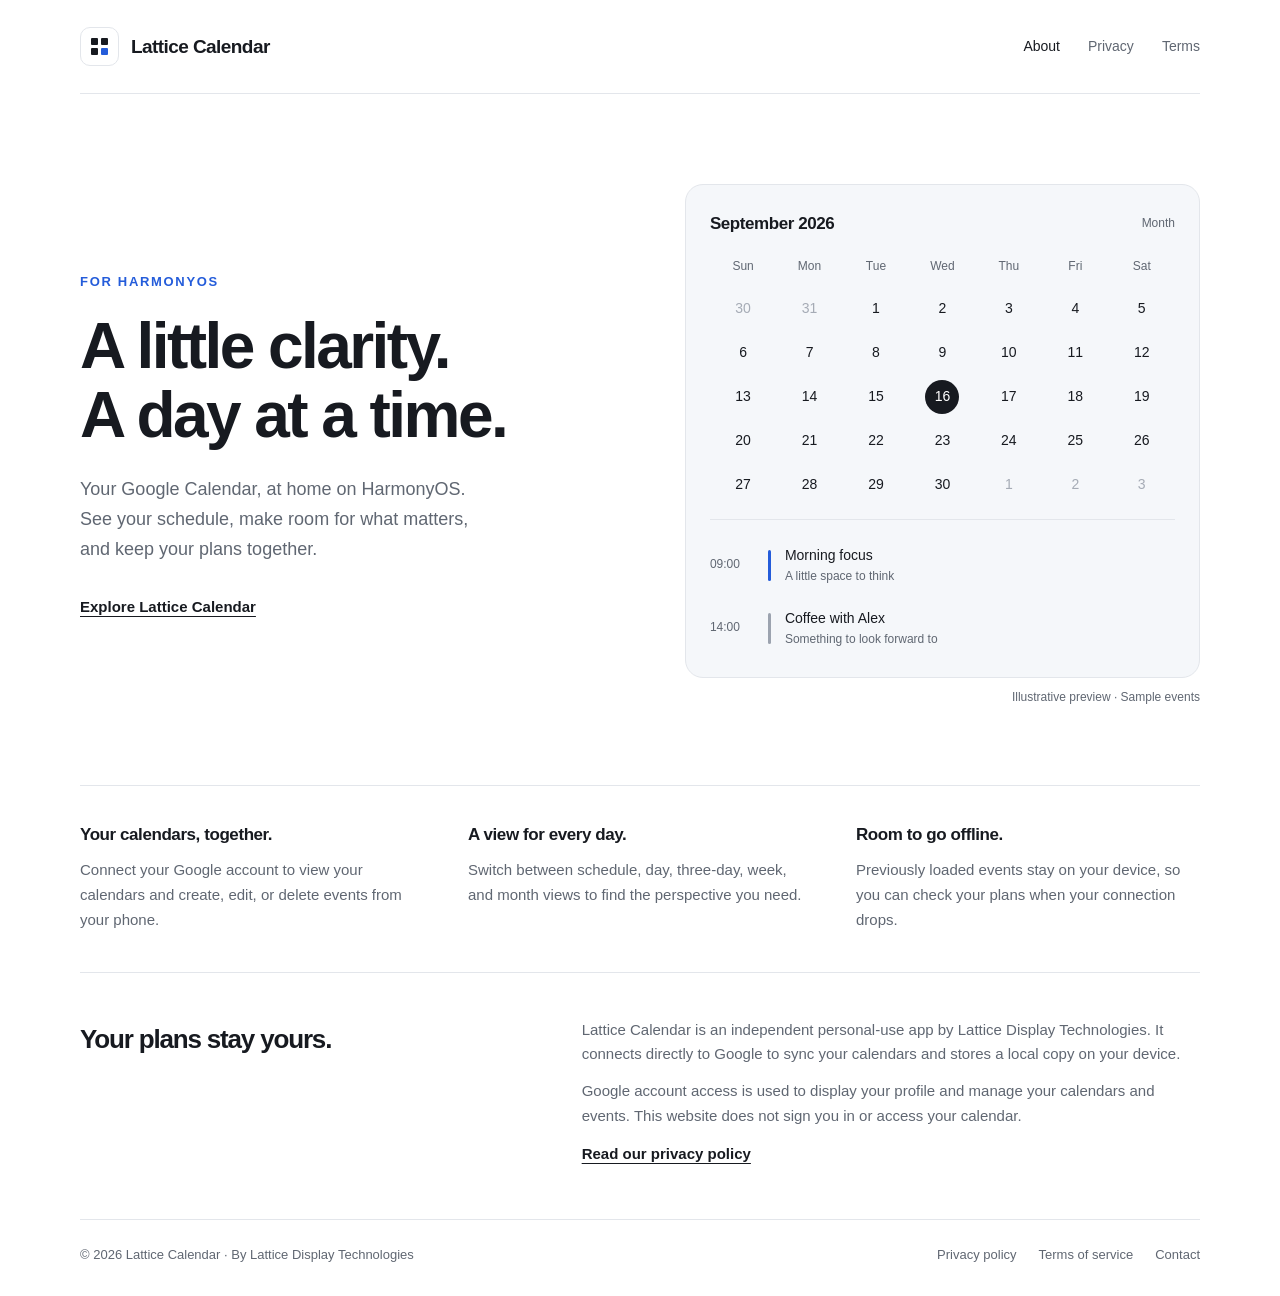
<file: index.html>
<!doctype html>
<html lang="en"><head><meta charset="utf-8"><meta name="viewport" content="width=device-width,initial-scale=1"><title>Lattice Calendar — Google Calendar for HarmonyOS</title><meta name="description" content="An independent HarmonyOS calendar app for viewing and managing your Google Calendar, with multiple views and local event storage."><meta name="theme-color" content="#ffffff"><link rel="icon" type="image/svg+xml" href="data:image/svg+xml,%3Csvg%20xmlns%3D%22http%3A//www.w3.org/2000/svg%22%20viewBox%3D%220%200%2032%2032%22%3E%3Crect%20width%3D%2232%22%20height%3D%2232%22%20rx%3D%227%22%20fill%3D%22%23171a20%22/%3E%3Cpath%20d%3D%22M8%208h6v6H8zm10%200h6v6h-6zM8%2018h6v6H8z%22%20fill%3D%22white%22/%3E%3Cpath%20d%3D%22M18%2018h6v6h-6z%22%20fill%3D%22%237da5ff%22/%3E%3C/svg%3E"><link rel="stylesheet" href="styles.css"></head>
<body><a class="skip" href="#main">Skip to content</a><div class="shell"><header class="header"><a class="brand" href="index.html"><span class="mark" aria-hidden="true"><i></i><i></i><i></i><i></i></span>Lattice Calendar</a><nav aria-label="Main navigation"><a href="index.html" aria-current="page">About</a><a href="privacy.html">Privacy</a><a href="terms.html">Terms</a></nav></header><main id="main"><section class="hero" aria-labelledby="hero-title"><div><p class="eyebrow">For HarmonyOS</p><h1 id="hero-title">A little clarity.<br>A day at a time.</h1><p class="intro">Your Google Calendar, at home on HarmonyOS. See your schedule, make room for what matters, and keep your plans together.</p><a class="text-link" href="#about">Explore Lattice Calendar</a></div><div><div class="calendar" aria-label="Illustrative calendar with sample events"><div class="calendar-title"><strong>September 2026</strong><span>Month</span></div><div class="days" aria-hidden="true"><span>Sun</span><span>Mon</span><span>Tue</span><span>Wed</span><span>Thu</span><span>Fri</span><span>Sat</span></div><div class="dates" aria-hidden="true"><span class="dim">30</span><span class="dim">31</span><span class="">1</span><span class="">2</span><span class="">3</span><span class="">4</span><span class="">5</span><span class="">6</span><span class="">7</span><span class="">8</span><span class="">9</span><span class="">10</span><span class="">11</span><span class="">12</span><span class="">13</span><span class="">14</span><span class="">15</span><span class="today">16</span><span class="">17</span><span class="">18</span><span class="">19</span><span class="">20</span><span class="">21</span><span class="">22</span><span class="">23</span><span class="">24</span><span class="">25</span><span class="">26</span><span class="">27</span><span class="">28</span><span class="">29</span><span class="">30</span><span class="dim">1</span><span class="dim">2</span><span class="dim">3</span></div><div class="agenda"><div class="agenda-row"><time>09:00</time><span class="event-line"></span><div>Morning focus<small>A little space to think</small></div></div><div class="agenda-row"><time>14:00</time><span class="event-line gray"></span><div>Coffee with Alex<small>Something to look forward to</small></div></div></div></div><p class="caption">Illustrative preview · Sample events</p></div></section><section id="about" class="features" aria-label="About the app"><article><h2>Your calendars, together.</h2><p>Connect your Google account to view your calendars and create, edit, or delete events from your phone.</p></article><article><h2>A view for every day.</h2><p>Switch between schedule, day, three-day, week, and month views to find the perspective you need.</p></article><article><h2>Room to go offline.</h2><p>Previously loaded events stay on your device, so you can check your plans when your connection drops.</p></article></section><section class="privacy-note" aria-labelledby="privacy-title"><h2 id="privacy-title">Your plans stay yours.</h2><div><p>Lattice Calendar is an independent personal-use app by Lattice Display Technologies. It connects directly to Google to sync your calendars and stores a local copy on your device.</p><p>Google account access is used to display your profile and manage your calendars and events. This website does not sign you in or access your calendar.</p><a class="text-link" href="privacy.html">Read our privacy policy</a></div></section></main><footer class="footer"><span>© 2026 Lattice Calendar · By Lattice Display Technologies</span><div class="footer-links"><a href="privacy.html">Privacy policy</a><a href="terms.html">Terms of service</a><a href="mailto:latticedisplaytechnologies@gmail.com">Contact</a></div></footer></div></body></html>
</file>
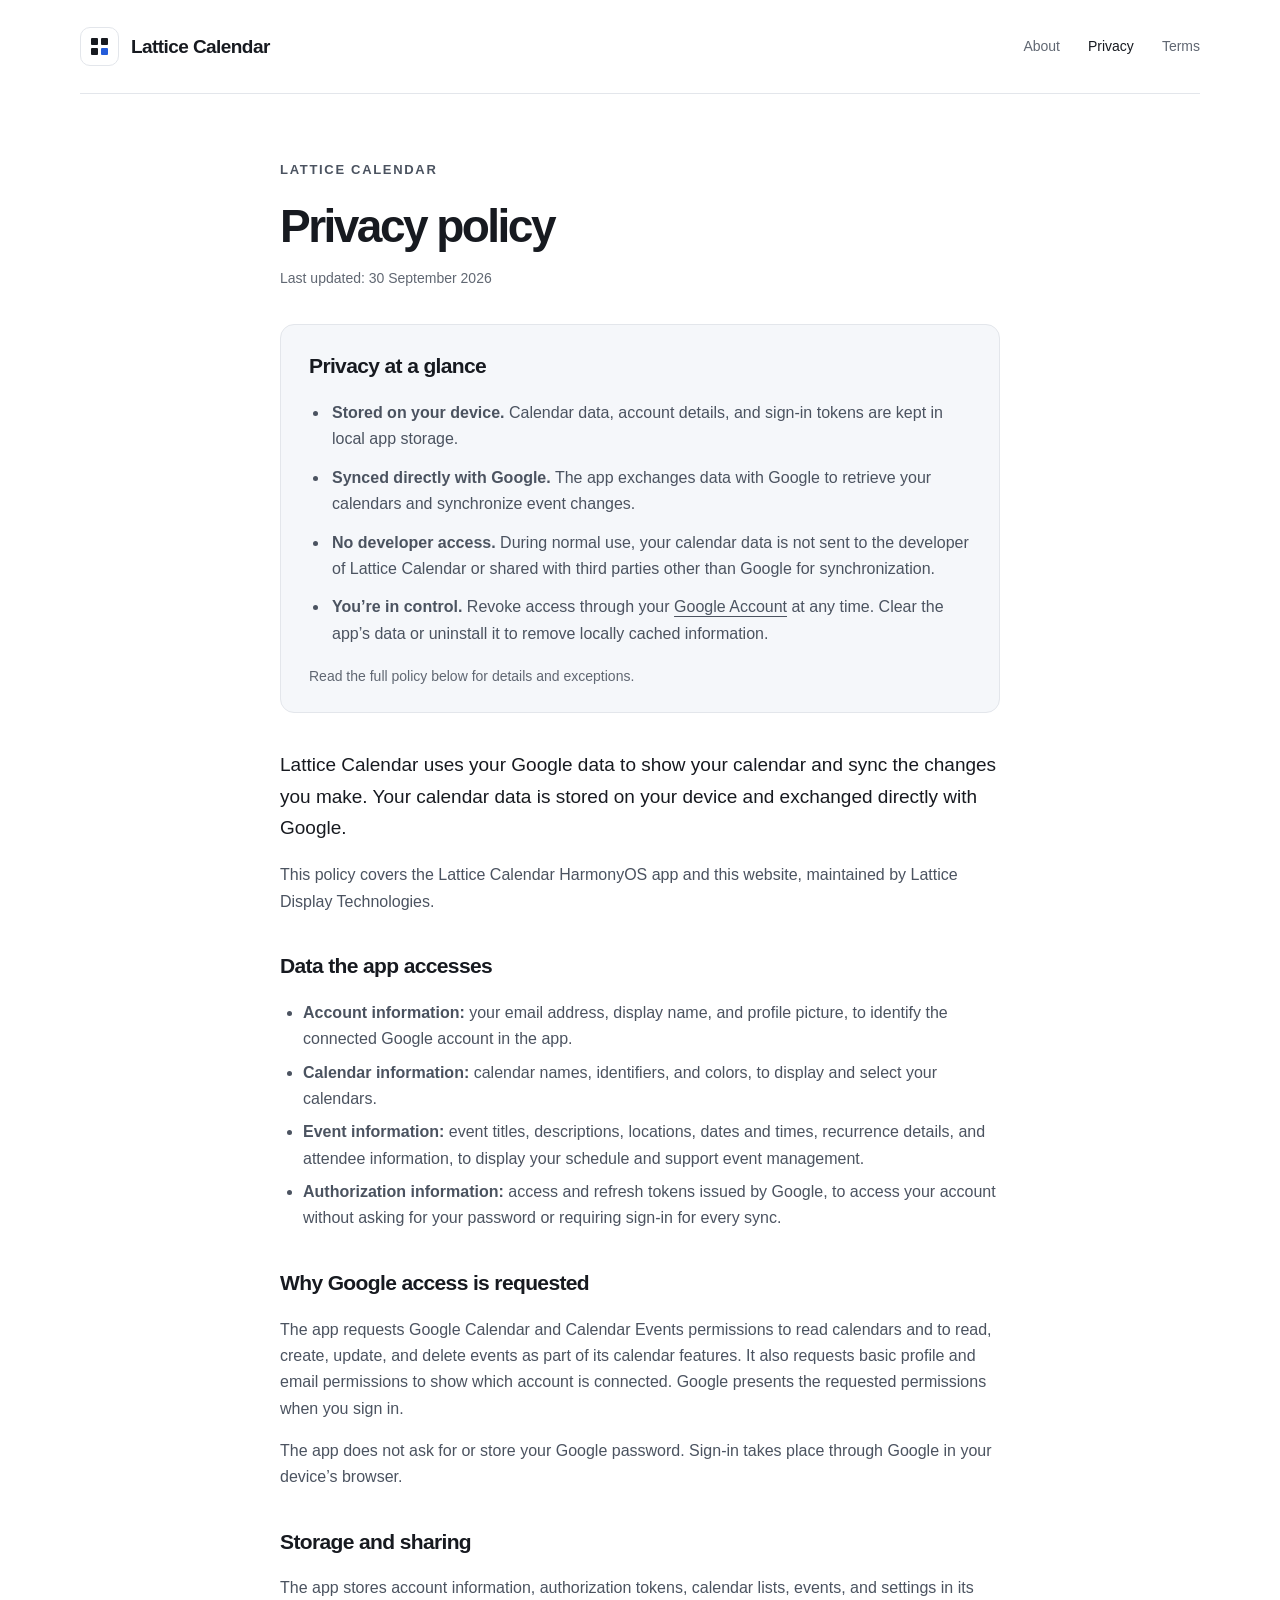
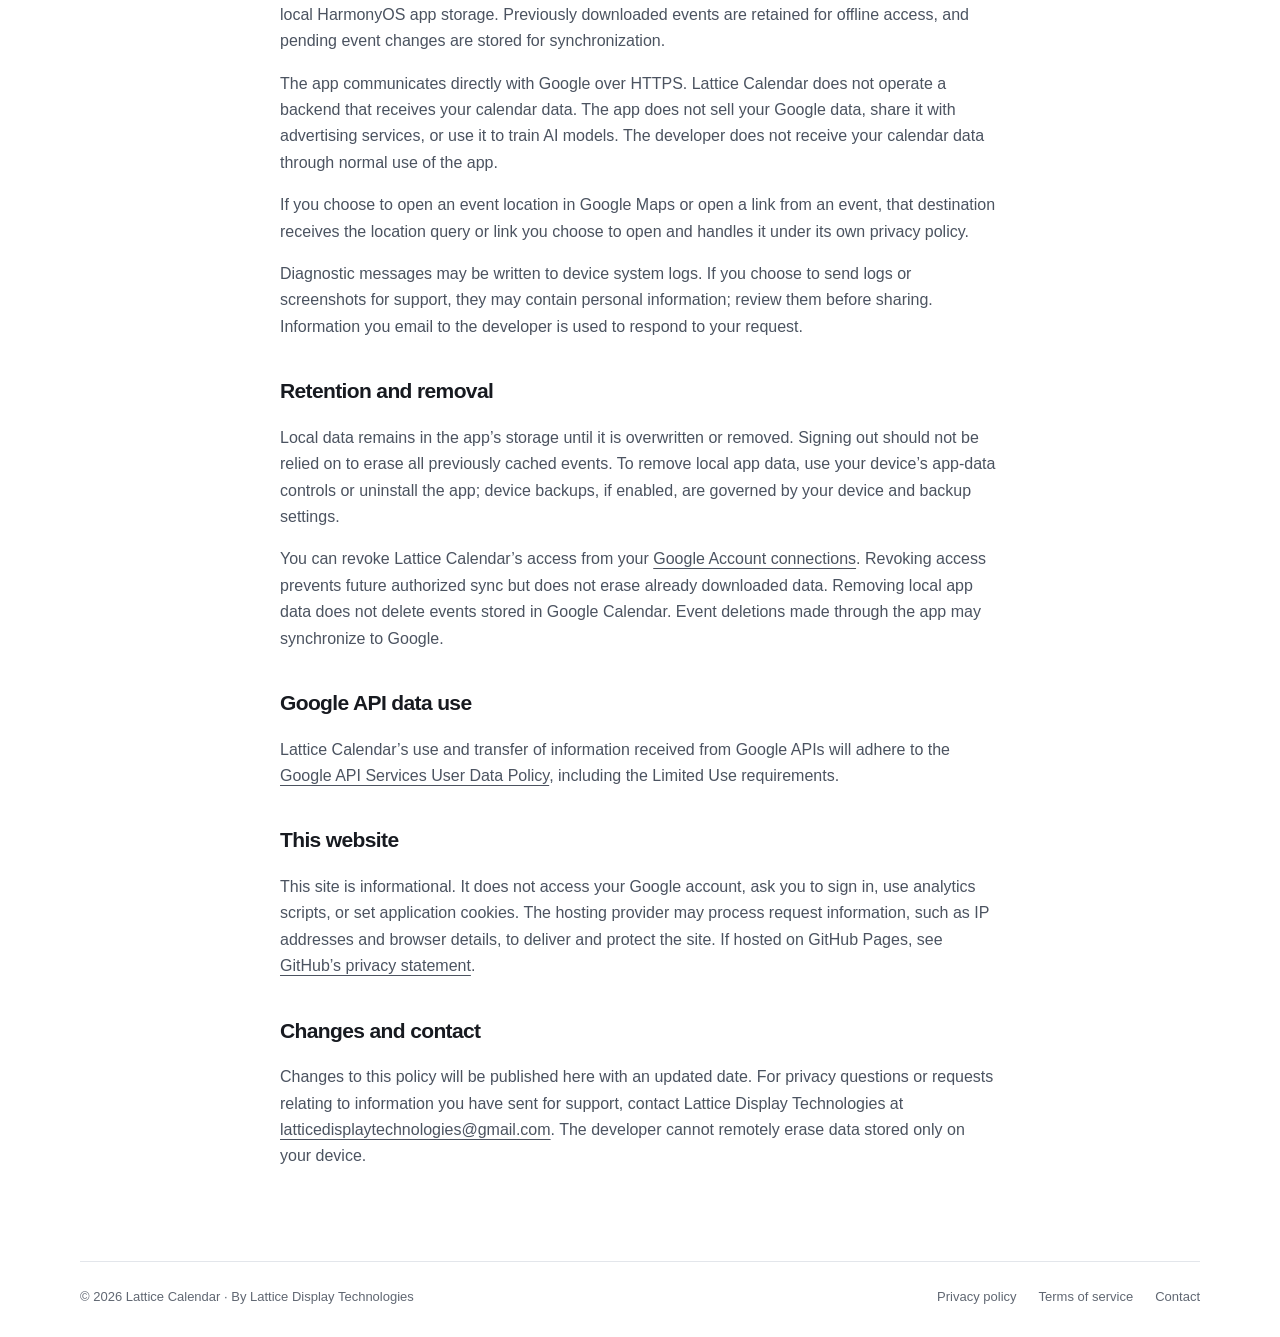
<file: privacy.html>
<!doctype html>
<html lang="en"><head><meta charset="utf-8"><meta name="viewport" content="width=device-width,initial-scale=1"><title>Privacy policy — Lattice Calendar</title><meta name="description" content="How Lattice Calendar accesses, uses, stores, and handles your Google account and calendar data."><meta name="theme-color" content="#ffffff"><link rel="icon" type="image/svg+xml" href="data:image/svg+xml,%3Csvg%20xmlns%3D%22http%3A//www.w3.org/2000/svg%22%20viewBox%3D%220%200%2032%2032%22%3E%3Crect%20width%3D%2232%22%20height%3D%2232%22%20rx%3D%227%22%20fill%3D%22%23171a20%22/%3E%3Cpath%20d%3D%22M8%208h6v6H8zm10%200h6v6h-6zM8%2018h6v6H8z%22%20fill%3D%22white%22/%3E%3Cpath%20d%3D%22M18%2018h6v6h-6z%22%20fill%3D%22%237da5ff%22/%3E%3C/svg%3E"><link rel="stylesheet" href="styles.css"></head>
<body><a class="skip" href="#main">Skip to content</a><div class="shell"><header class="header"><a class="brand" href="index.html"><span class="mark" aria-hidden="true"><i></i><i></i><i></i><i></i></span>Lattice Calendar</a><nav aria-label="Main navigation"><a href="index.html">About</a><a href="privacy.html" aria-current="page">Privacy</a><a href="terms.html">Terms</a></nav></header><main id="main" class="legal"><p class="eyebrow">Lattice Calendar</p><h1>Privacy policy</h1><p class="updated">Last updated: 30 September 2026</p>
<section class="privacy-summary" aria-labelledby="privacy-summary-title">
<h2 id="privacy-summary-title">Privacy at a glance</h2>
<ul>
<li><strong>Stored on your device.</strong> Calendar data, account details, and sign-in tokens are kept in local app storage.</li>
<li><strong>Synced directly with Google.</strong> The app exchanges data with Google to retrieve your calendars and synchronize event changes.</li>
<li><strong>No developer access.</strong> During normal use, your calendar data is not sent to the developer of Lattice Calendar or shared with third parties other than Google for synchronization.</li>
<li><strong>You’re in control.</strong> Revoke access through your <a href="https://myaccount.google.com/connections">Google Account</a> at any time. Clear the app’s data or uninstall it to remove locally cached information.</li>
</ul>
<p class="summary-note">Read the full policy below for details and exceptions.</p>
</section>
<p class="lead">Lattice Calendar uses your Google data to show your calendar and sync the changes you make. Your calendar data is stored on your device and exchanged directly with Google.</p>
<p>This policy covers the Lattice Calendar HarmonyOS app and this website, maintained by Lattice Display Technologies.</p>
<h2>Data the app accesses</h2><ul><li><strong>Account information:</strong> your email address, display name, and profile picture, to identify the connected Google account in the app.</li><li><strong>Calendar information:</strong> calendar names, identifiers, and colors, to display and select your calendars.</li><li><strong>Event information:</strong> event titles, descriptions, locations, dates and times, recurrence details, and attendee information, to display your schedule and support event management.</li><li><strong>Authorization information:</strong> access and refresh tokens issued by Google, to access your account without asking for your password or requiring sign-in for every sync.</li></ul>
<h2>Why Google access is requested</h2><p>The app requests Google Calendar and Calendar Events permissions to read calendars and to read, create, update, and delete events as part of its calendar features. It also requests basic profile and email permissions to show which account is connected. Google presents the requested permissions when you sign in.</p><p>The app does not ask for or store your Google password. Sign-in takes place through Google in your device’s browser.</p>
<h2>Storage and sharing</h2><p>The app stores account information, authorization tokens, calendar lists, events, and settings in its local HarmonyOS app storage. Previously downloaded events are retained for offline access, and pending event changes are stored for synchronization.</p><p>The app communicates directly with Google over HTTPS. Lattice Calendar does not operate a backend that receives your calendar data. The app does not sell your Google data, share it with advertising services, or use it to train AI models. The developer does not receive your calendar data through normal use of the app.</p><p>If you choose to open an event location in Google Maps or open a link from an event, that destination receives the location query or link you choose to open and handles it under its own privacy policy.</p><p>Diagnostic messages may be written to device system logs. If you choose to send logs or screenshots for support, they may contain personal information; review them before sharing. Information you email to the developer is used to respond to your request.</p>
<h2>Retention and removal</h2><p>Local data remains in the app’s storage until it is overwritten or removed. Signing out should not be relied on to erase all previously cached events. To remove local app data, use your device’s app-data controls or uninstall the app; device backups, if enabled, are governed by your device and backup settings.</p><p>You can revoke Lattice Calendar’s access from your <a href="https://myaccount.google.com/connections">Google Account connections</a>. Revoking access prevents future authorized sync but does not erase already downloaded data. Removing local app data does not delete events stored in Google Calendar. Event deletions made through the app may synchronize to Google.</p>
<h2>Google API data use</h2><p>Lattice Calendar’s use and transfer of information received from Google APIs will adhere to the <a href="https://developers.google.com/terms/api-services-user-data-policy">Google API Services User Data Policy</a>, including the Limited Use requirements.</p>
<h2>This website</h2><p>This site is informational. It does not access your Google account, ask you to sign in, use analytics scripts, or set application cookies. The hosting provider may process request information, such as IP addresses and browser details, to deliver and protect the site. If hosted on GitHub Pages, see <a href="https://docs.github.com/en/site-policy/privacy-policies/github-general-privacy-statement">GitHub’s privacy statement</a>.</p>
<h2>Changes and contact</h2><p>Changes to this policy will be published here with an updated date. For privacy questions or requests relating to information you have sent for support, contact Lattice Display Technologies at <a href="mailto:latticedisplaytechnologies@gmail.com">latticedisplaytechnologies@gmail.com</a>. The developer cannot remotely erase data stored only on your device.</p></main><footer class="footer"><span>© 2026 Lattice Calendar · By Lattice Display Technologies</span><div class="footer-links"><a href="privacy.html">Privacy policy</a><a href="terms.html">Terms of service</a><a href="mailto:latticedisplaytechnologies@gmail.com">Contact</a></div></footer></div></body></html>
</file>
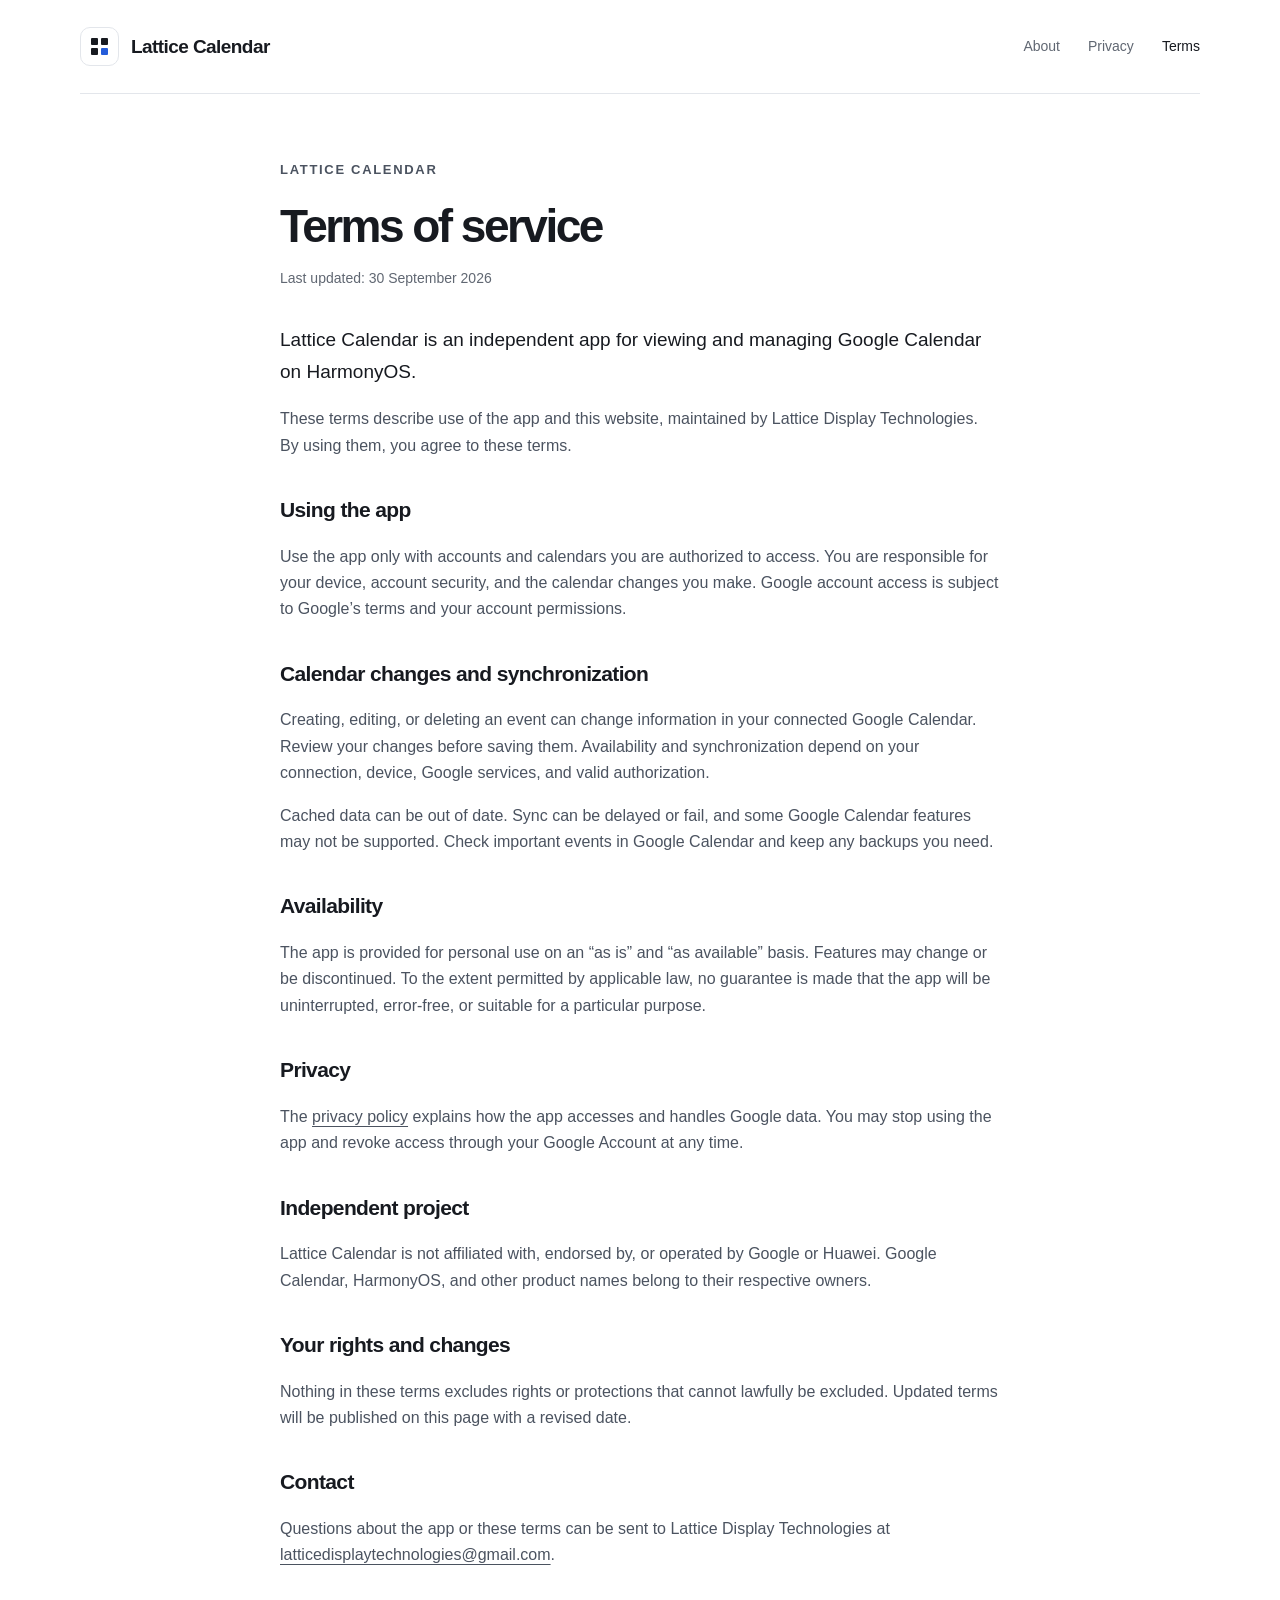
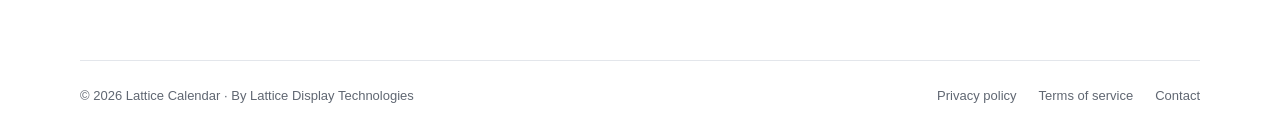
<file: terms.html>
<!doctype html>
<html lang="en"><head><meta charset="utf-8"><meta name="viewport" content="width=device-width,initial-scale=1"><title>Terms of service — Lattice Calendar</title><meta name="description" content="Conditions for using the independent Lattice Calendar app and its informational website."><meta name="theme-color" content="#ffffff"><link rel="icon" type="image/svg+xml" href="data:image/svg+xml,%3Csvg%20xmlns%3D%22http%3A//www.w3.org/2000/svg%22%20viewBox%3D%220%200%2032%2032%22%3E%3Crect%20width%3D%2232%22%20height%3D%2232%22%20rx%3D%227%22%20fill%3D%22%23171a20%22/%3E%3Cpath%20d%3D%22M8%208h6v6H8zm10%200h6v6h-6zM8%2018h6v6H8z%22%20fill%3D%22white%22/%3E%3Cpath%20d%3D%22M18%2018h6v6h-6z%22%20fill%3D%22%237da5ff%22/%3E%3C/svg%3E"><link rel="stylesheet" href="styles.css"></head>
<body><a class="skip" href="#main">Skip to content</a><div class="shell"><header class="header"><a class="brand" href="index.html"><span class="mark" aria-hidden="true"><i></i><i></i><i></i><i></i></span>Lattice Calendar</a><nav aria-label="Main navigation"><a href="index.html">About</a><a href="privacy.html">Privacy</a><a href="terms.html" aria-current="page">Terms</a></nav></header><main id="main" class="legal"><p class="eyebrow">Lattice Calendar</p><h1>Terms of service</h1><p class="updated">Last updated: 30 September 2026</p>
<p class="lead">Lattice Calendar is an independent app for viewing and managing Google Calendar on HarmonyOS.</p>
<p>These terms describe use of the app and this website, maintained by Lattice Display Technologies. By using them, you agree to these terms.</p>
<h2>Using the app</h2><p>Use the app only with accounts and calendars you are authorized to access. You are responsible for your device, account security, and the calendar changes you make. Google account access is subject to Google’s terms and your account permissions.</p>
<h2>Calendar changes and synchronization</h2><p>Creating, editing, or deleting an event can change information in your connected Google Calendar. Review your changes before saving them. Availability and synchronization depend on your connection, device, Google services, and valid authorization.</p><p>Cached data can be out of date. Sync can be delayed or fail, and some Google Calendar features may not be supported. Check important events in Google Calendar and keep any backups you need.</p>
<h2>Availability</h2><p>The app is provided for personal use on an “as is” and “as available” basis. Features may change or be discontinued. To the extent permitted by applicable law, no guarantee is made that the app will be uninterrupted, error-free, or suitable for a particular purpose.</p>
<h2>Privacy</h2><p>The <a href="privacy.html">privacy policy</a> explains how the app accesses and handles Google data. You may stop using the app and revoke access through your Google Account at any time.</p>
<h2>Independent project</h2><p>Lattice Calendar is not affiliated with, endorsed by, or operated by Google or Huawei. Google Calendar, HarmonyOS, and other product names belong to their respective owners.</p>
<h2>Your rights and changes</h2><p>Nothing in these terms excludes rights or protections that cannot lawfully be excluded. Updated terms will be published on this page with a revised date.</p>
<h2>Contact</h2><p>Questions about the app or these terms can be sent to Lattice Display Technologies at <a href="mailto:latticedisplaytechnologies@gmail.com">latticedisplaytechnologies@gmail.com</a>.</p></main><footer class="footer"><span>© 2026 Lattice Calendar · By Lattice Display Technologies</span><div class="footer-links"><a href="privacy.html">Privacy policy</a><a href="terms.html">Terms of service</a><a href="mailto:latticedisplaytechnologies@gmail.com">Contact</a></div></footer></div></body></html>
</file>
<file: styles.css>
:root{color-scheme:light;--ink:#171a20;--muted:#606772;--line:#e3e6eb;--blue:#245cda;--paper:#fff;--soft:#f5f7fa}*{box-sizing:border-box}html{scroll-behavior:smooth}body{margin:0;background:var(--paper);color:var(--ink);font-family:Inter,-apple-system,BlinkMacSystemFont,"Segoe UI",sans-serif;font-size:16px;line-height:1.65}a{color:inherit;text-underline-offset:4px}a:hover{color:var(--blue)}a:focus-visible,button:focus-visible{outline:3px solid var(--blue);outline-offset:5px}.skip{position:absolute;top:-100px;left:20px;background:white;padding:12px;z-index:10}.skip:focus{top:10px}.shell{width:min(1120px,calc(100% - 64px));margin:auto}.header{display:flex;align-items:center;justify-content:space-between;gap:24px;padding:27px 0;border-bottom:1px solid var(--line)}.brand{display:flex;align-items:center;gap:12px;font-weight:650;text-decoration:none;letter-spacing:-.03em;font-size:19px}.mark{display:grid;grid-template-columns:repeat(2,7px);gap:3px;padding:10px;border:1px solid var(--line);border-radius:10px}.mark i{height:7px;background:var(--ink);border-radius:1px}.mark i:last-child{background:var(--blue)}nav{display:flex;gap:28px;font-size:14px}nav a{text-decoration:none;color:var(--muted)}nav a[aria-current=page]{color:var(--ink)}.eyebrow{font-size:13px;letter-spacing:.13em;text-transform:uppercase;font-weight:650;color:var(--blue);margin:0 0 20px}.hero{display:grid;grid-template-columns:1.05fr 1fr;align-items:center;gap:64px;padding:90px 0 78px}.hero h1{font-size:clamp(42px,5.1vw,64px);line-height:1.07;letter-spacing:-.04em;font-weight:600;margin:0 0 26px}.intro{font-size:18px;color:var(--muted);max-width:410px;margin:0 0 30px}.text-link{display:inline-block;font-size:15px;font-weight:600}.calendar{background:var(--soft);border:1px solid var(--line);border-radius:18px;padding:25px 24px 17px}.calendar-title{display:flex;align-items:center;justify-content:space-between;padding-bottom:19px}.calendar-title strong{font-size:17px;font-weight:600;letter-spacing:-.025em}.calendar-title span{font-size:12px;color:var(--muted)}.days,.dates{display:grid;grid-template-columns:repeat(7,1fr);text-align:center}.days{font-size:12px;color:var(--muted);padding:0 0 10px}.dates span{min-height:44px;display:flex;align-items:center;justify-content:center;font-size:14px}.dates .dim{color:#a5abb5}.dates .today{background:var(--ink);color:white;width:34px;min-height:34px;border-radius:50%;margin:5px auto}.agenda{border-top:1px solid var(--line);padding-top:14px;margin-top:12px}.agenda-row{display:flex;gap:14px;align-items:center;padding:10px 0;font-size:14px}.agenda-row time{color:var(--muted);font-size:12px;width:44px}.event-line{width:3px;height:31px;background:var(--blue);border-radius:3px}.event-line.gray{background:#9ca3af}.agenda-row small{display:block;font-size:12px;color:var(--muted)}.caption{font-size:12px;color:var(--muted);text-align:right;margin:10px 0 0}.features{border-top:1px solid var(--line);border-bottom:1px solid var(--line);display:grid;grid-template-columns:repeat(3,1fr);gap:44px;padding:35px 0 39px}.features h2{font-size:17px;letter-spacing:-.025em;font-weight:600;margin:0 0 9px}.features p{margin:0;font-size:15px;color:var(--muted)}.privacy-note{padding:45px 0 52px;display:grid;grid-template-columns:1fr 1.4fr;gap:60px}.privacy-note h2{font-size:26px;letter-spacing:-.045em;font-weight:600;margin:0}.privacy-note p{color:var(--muted);margin:0 0 12px;font-size:15px}.footer{border-top:1px solid var(--line);padding:24px 0 30px;display:flex;justify-content:space-between;align-items:center;gap:24px;font-size:13px;color:var(--muted)}.footer-links{display:flex;gap:22px}.footer a{text-decoration:none}.legal{max-width:720px;margin:0 auto;padding:65px 0 75px}.legal h1{font-size:46px;line-height:1.15;letter-spacing:-.055em;font-weight:600;margin:0 0 14px}.legal .updated{font-size:14px;color:var(--muted);margin:0 0 34px}.legal h2{font-size:21px;font-weight:600;letter-spacing:-.03em;margin:34px 0 10px}.legal p,.legal li{color:#4b5360}.legal ul{padding-left:23px}.legal li{margin:7px 0}.legal .lead{font-size:19px;color:var(--ink)}@media(max-width:760px){.shell{width:calc(100% - 40px)}.header{padding:20px 0;flex-wrap:wrap;gap:14px}nav{gap:18px}.brand{font-size:18px}.hero{grid-template-columns:1fr;gap:40px;padding:55px 0 42px}.hero h1{font-size:48px}.intro{font-size:17px;max-width:100%}.calendar{max-width:480px}.features{grid-template-columns:1fr;gap:27px;padding:30px 0}.privacy-note{grid-template-columns:1fr;gap:18px;padding:34px 0}.footer{align-items:flex-start;flex-direction:column;gap:14px}.legal{padding:42px 0 55px}.legal h1{font-size:38px}}@media(prefers-reduced-motion:reduce){html{scroll-behavior:auto}}

.privacy-summary{background:var(--soft);border:1px solid var(--line);border-radius:14px;padding:24px 28px;margin:0 0 36px}.legal .privacy-summary h2{margin:0 0 16px}.privacy-summary ul{margin:0;padding-left:20px}.privacy-summary li{padding-left:3px;margin:12px 0}.legal .summary-note{font-size:14px;color:var(--muted);margin:18px 0 0}@media(max-width:760px){.privacy-summary{padding:20px}}
</file>
